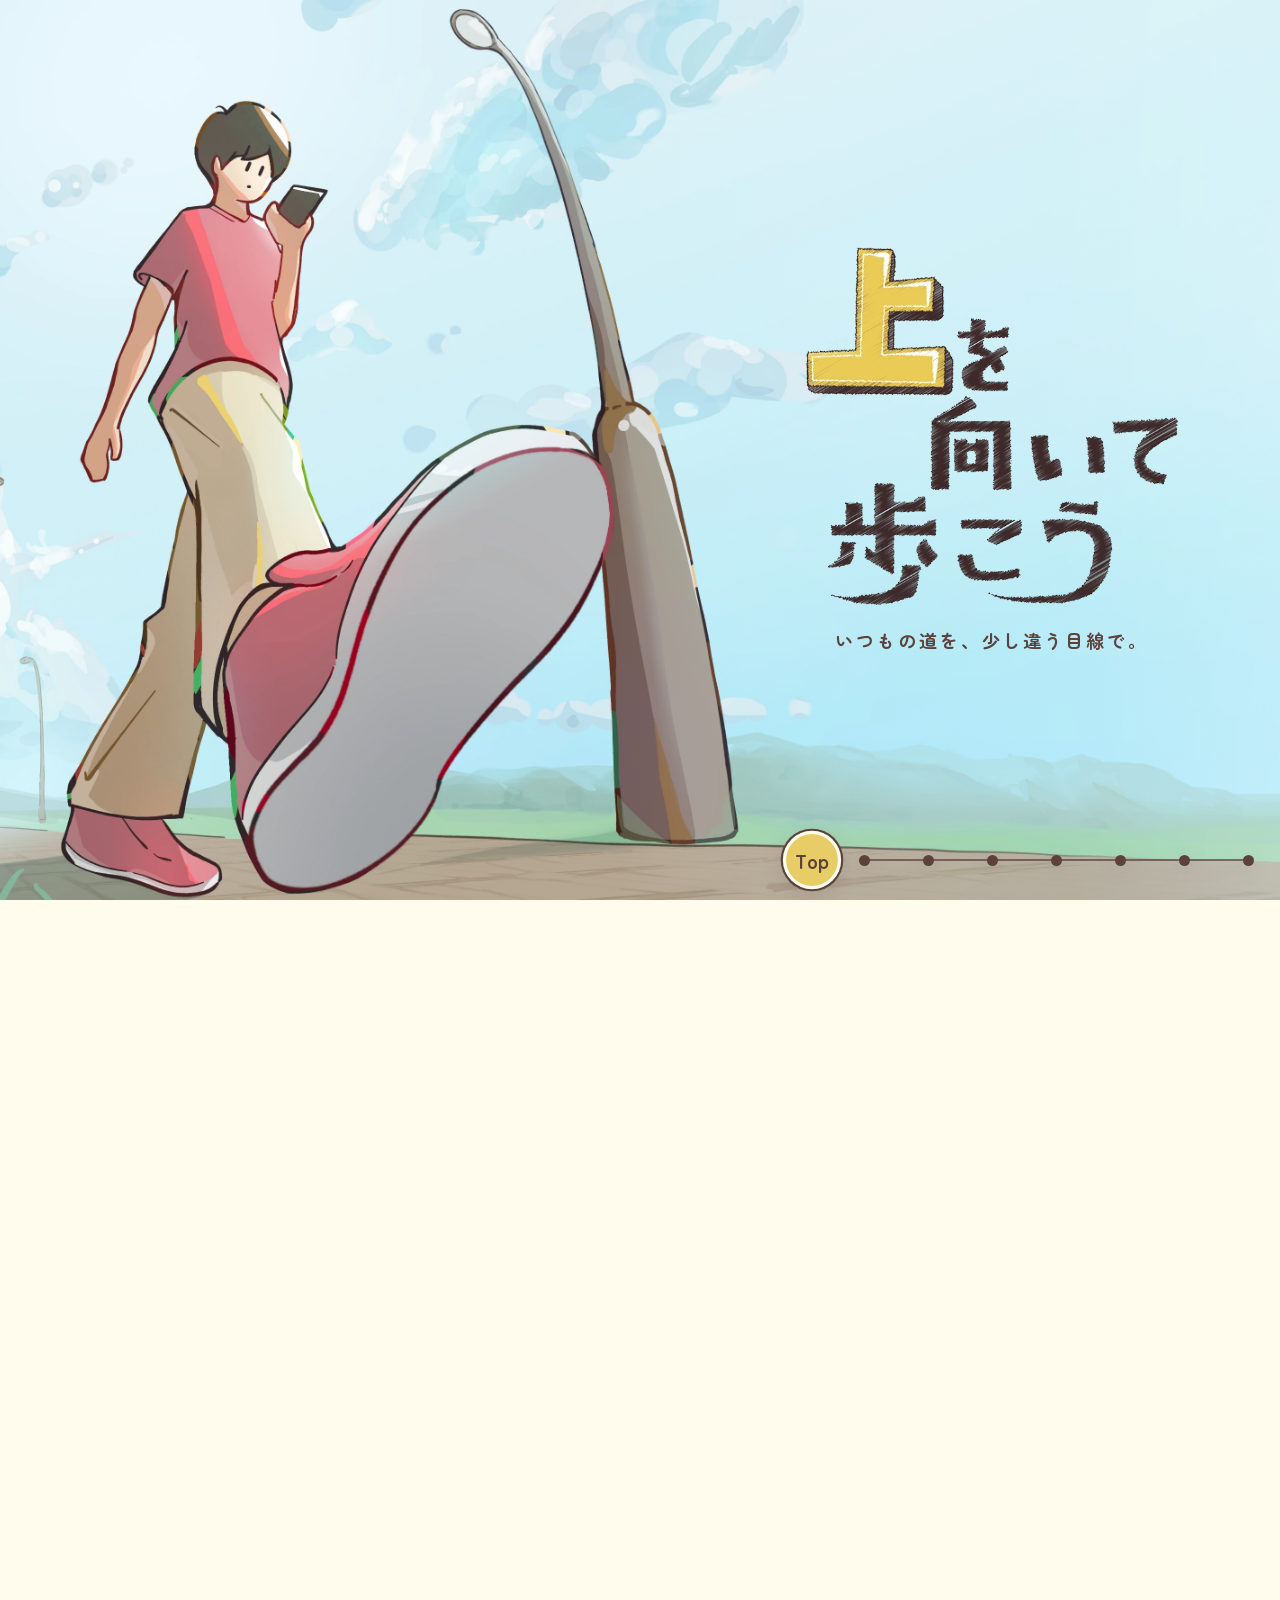
<file: docs/index.html>
<!doctype html>
<html lang="ja">
  <head>
    <meta charset="UTF-8" />
    <meta name="viewport" content="width=device-width, initial-scale=1" />
    <meta name="description" content="街灯を探しながら、少しだけ上を向いて歩く横スクロールサイト。" />
    <title>上を向いて歩こう</title>
    <link rel="icon" href="images/logo/icon-top.webp" />
    <link rel="preload" as="image" href="images/top/top_01.webp" fetchpriority="high" />
    <link rel="preload" as="image" href="images/top/top_02.webp" />
    <link rel="preload" as="image" href="images/top/building.webp" />
    <link rel="preconnect" href="https://fonts.googleapis.com" />
    <link rel="preconnect" href="https://fonts.gstatic.com" crossorigin />
    <link href="https://fonts.googleapis.com/css2?family=Zen+Kaku+Gothic+New:wght@500;700;900&family=Zen+Maru+Gothic:wght@500;700&display=swap" rel="stylesheet" />
    <link rel="stylesheet" href="styles.css" />
    <script src="script.js" defer></script>
  </head>
  <body id="page-top" class="is-preparing" aria-busy="true">
    <div class="page-loader" role="status" aria-live="polite">
      <div class="page-loader__canvas">
      <img
        class="page-loader__logo"
        src="images/logo/icon-top.webp"
        alt="上を向いて歩こう"
      />
      <div class="page-loader__status">
        <img
          class="page-loader__walker"
          src="images/walking/walking_front/walking_front_01.webp"
          alt=""
        />
        <span>読み込み中…</span>
      </div>
      </div>
    </div>
    <section class="opening" aria-labelledby="opening-title">
      <div class="opening__sticky">
        <img class="opening__image opening__image--initial" src="images/top/top_01.webp" alt="街灯のそばを歩きながらスマートフォンを見る人" />
        <img class="opening__image opening__image--later" src="images/top/top_02.webp" alt="" aria-hidden="true" />
        <div class="opening__copy">
          <img id="opening-title" src="images/logo/icon-top.webp" alt="上を向いて歩こう" />
          <p>いつもの道を、少し違う目線で。</p>
        </div>
      </div>
    </section>

    <main class="horizontal" aria-label="街灯をめぐる横スクロールコンテンツ">
      <div class="horizontal__sticky">
        <div class="horizontal__canvas">
      <img
        class="horizontal__connector"
        src="images/top/connecter.webp"
        alt=""
        aria-hidden="true"
      />

      <a class="walking-logo" href="#page-top" aria-label="トップ画面へ戻る">
        <img src="images/logo/icon-top.webp" alt="上を向いて歩こう" />
      </a>

          <div class="horizontal__panel">
        <div class="track" id="track">
          <section class="journey">
            <div class="sky"></div><div class="ground"></div>
            <div class="building-repeat" aria-hidden="true"></div>
            <img class="cloud cloud--1" src="images/top/cloud_01.webp" alt="" />
            <img class="cloud cloud--2" src="images/top/cloud_02.webp" alt="" />
            <img class="cloud cloud--3" src="images/top/cloud_03.webp" alt="" />
            <img class="cloud cloud--4" src="images/top/cloud_04.webp" alt="" />
            <img class="cloud cloud--5" src="images/top/cloud_02.webp" alt="" />
            <img class="cloud cloud--6" src="images/top/cloud_01.webp" alt="" />
            <img class="cloud cloud--7" src="images/top/cloud_04.webp" alt="" />
            <img class="cloud cloud--8" src="images/top/cloud_03.webp" alt="" />
            <img class="cloud cloud--9" src="images/top/cloud_01.webp" alt="" />
            <img class="cloud cloud--10" src="images/top/cloud_02.webp" alt="" />
            <img class="cloud cloud--11" src="images/top/cloud_04.webp" alt="" />
            <img class="cloud cloud--12" src="images/top/cloud_03.webp" alt="" />
            <img class="cloud cloud--13" src="images/top/cloud_02.webp" alt="" />
            <img class="cloud cloud--14" src="images/top/cloud_01.webp" alt="" />
            <img class="cloud cloud--15" src="images/top/cloud_03.webp" alt="" />
            <img class="cloud cloud--16" src="images/top/cloud_04.webp" alt="" />
            <img class="cloud cloud--17" src="images/top/cloud_01.webp" alt="" />

            <section class="scene scene--intro">
              <p>普段、スマホばかり見ながら歩いていませんか？<br />少しだけ視線を上げてみると、いつもの道にも意外な発見があります。<br />そのひとつが「街灯」。<br />よく見ると、丸いものや細長いもの、レトロなものなど、<br />一つひとつ違った表情をしています。<br />このサイトでは、そんな個性あふれる街灯たちを集めました。<br />今日は少しだけ、上を向いて歩いてみましょう！</p>
            </section>

            <div class="streetlight-stage streetlight-stage--1" aria-hidden="true">
              <img class="stage-shop stage-shop--1" src="images/streetlight/streetlight_01/shop_01.webp" alt="" />
              <img class="stage-shop stage-shop--2" src="images/streetlight/streetlight_01/shop_02.webp" alt="" />
              <img class="stage-sign stage-sign--1" src="images/streetlight/streetlight_01/sign_01.webp" alt="" />
              <img class="stage-sign stage-sign--2" src="images/streetlight/streetlight_01/sign_02.webp" alt="" />
              <img class="stage-sign stage-sign--3" src="images/streetlight/streetlight_01/sign_01.webp" alt="" />
              <img class="stage-sign stage-sign--4" src="images/streetlight/streetlight_01/sign_02.webp" alt="" />
              <img class="stage-cone stage-cone--1" src="images/streetlight/streetlight_01/colorcone_01.webp" alt="" />
              <img class="stage-cone stage-cone--2" src="images/streetlight/streetlight_01/colorcone_01.webp" alt="" />
            </div>

            <div class="streetlight-stage streetlight-stage--2" aria-hidden="true">
              <img class="stage-02-layer stage-02-building" src="images/streetlight/streetlight_02/building.webp" alt="" />
              <img class="stage-02-layer stage-02-redgate" src="images/streetlight/streetlight_02/redgate.webp" alt="" />
              <img class="stage-02-layer stage-02-tree-01" src="images/streetlight/streetlight_02/tree_01.webp" alt="" />
              <img class="stage-02-layer stage-02-tree-02" src="images/streetlight/streetlight_02/tree_02.webp" alt="" />
              <img class="stage-02-layer stage-02-pole" src="images/streetlight/streetlight_02/pole_01.webp" alt="" />
              <img class="stage-02-layer stage-02-clock" src="images/streetlight/streetlight_02/clock.webp" alt="" />
              <img class="stage-02-layer stage-02-cone" src="images/streetlight/streetlight_02/cone_01.webp" alt="" />
            </div>

            <div class="streetlight-stage streetlight-stage--3" aria-hidden="true">
              <img class="stage-03-layer stage-03-guardrail" src="images/streetlight/streetlight_03/guardrail.webp" alt="" />
              <img class="stage-03-layer stage-03-tree-01" src="images/streetlight/streetlight_03/tree_01.webp" alt="" />
              <img class="stage-03-layer stage-03-tree-02" src="images/streetlight/streetlight_03/tree_02.webp" alt="" />
              <img class="stage-03-layer stage-03-call" src="images/streetlight/streetlight_03/call.webp" alt="" />
            </div>

            <div class="streetlight-stage streetlight-stage--4" aria-hidden="true">
              <img class="stage-04-layer stage-04-torii" src="images/streetlight/streetlight_04/torii.webp" alt="" />
              <img class="stage-04-layer stage-04-tree" src="images/streetlight/streetlight_04/tree.webp" alt="" />
              <img class="stage-04-layer stage-04-bicycle-01" src="images/streetlight/streetlight_04/bicycle_01.webp" alt="" />
              <img class="stage-04-layer stage-04-bicycle-02" src="images/streetlight/streetlight_04/bicycle_02.webp" alt="" />
            </div>

            <div class="streetlight-stage streetlight-stage--5" aria-hidden="true">
              <img class="stage-05-layer stage-05-building-01" src="images/streetlight/streetlight_05/building_01.webp" alt="" />
              <img class="stage-05-layer stage-05-building-02" src="images/streetlight/streetlight_05/building_02.webp" alt="" />
              <img class="stage-05-layer stage-05-building-03" src="images/streetlight/streetlight_05/building_03.webp" alt="" />
              <img class="stage-05-layer stage-05-signboard" src="images/streetlight/streetlight_05/signboard.webp" alt="" />
              <img class="stage-05-layer stage-05-bicycle-01" src="images/streetlight/streetlight_05/bicycle_01.webp" alt="" />
              <img class="stage-05-layer stage-05-bicycle-02" src="images/streetlight/streetlight_05/bicycle_02.webp" alt="" />
            </div>

            <div class="streetlight-stage streetlight-stage--6" aria-hidden="true">
              <img class="stage-06-layer stage-06-tree" src="images/streetlight/streetlight_06/tree.webp" alt="" />
              <img class="stage-06-layer stage-06-guard-01" src="images/streetlight/streetlight_06/guard_01.webp" alt="" />
              <img class="stage-06-layer stage-06-guard-02" src="images/streetlight/streetlight_06/guard_02.webp" alt="" />
              <img class="stage-06-layer stage-06-guard-03" src="images/streetlight/streetlight_06/guard_03.webp" alt="" />
              <img class="stage-06-layer stage-06-signboard" src="images/streetlight/streetlight_06/signboard.webp" alt="" />
              <img class="stage-06-layer stage-06-mirror" src="images/streetlight/streetlight_06/mirror.webp" alt="" />
              <img class="stage-06-layer stage-06-box" src="images/streetlight/streetlight_06/box.webp" alt="" />
            </div>

            <div class="streetlight-stage streetlight-stage--7" aria-hidden="true">
              <img class="stage-07-layer stage-07-building" src="images/streetlight/streetlight_07/building.webp" alt="" />
              <img class="stage-07-layer stage-07-bush-01" src="images/streetlight/streetlight_07/bush_01.webp" alt="" />
              <img class="stage-07-layer stage-07-bush-02" src="images/streetlight/streetlight_07/bush_02.webp" alt="" />
              <img class="stage-07-layer stage-07-guard" src="images/streetlight/streetlight_07/guard_02.webp" alt="" />
              <img class="stage-07-layer stage-07-signboard-01" src="images/streetlight/streetlight_07/signboard_01.webp" alt="" />
              <img class="stage-07-layer stage-07-signboard-02" src="images/streetlight/streetlight_07/signboard_02.webp" alt="" />
              <img class="stage-07-layer stage-07-signboard-03" src="images/streetlight/streetlight_07/signboard_03.webp" alt="" />
              <img class="stage-07-layer stage-07-signboard-04" src="images/streetlight/streetlight_07/signboard_04.webp" alt="" />
              <img class="stage-07-layer stage-07-cone" src="images/streetlight/streetlight_07/sankakukone.webp" alt="" />
            </div>

            <section class="scene scene--finish">
              <p>ここまでご覧いただき、ありがとうございました。<br />街灯には、それぞれ違った形や雰囲気があり、<br />街の景色をさりげなく彩っています。</p>
              <p>このサイトをきっかけに、歩くときに少しだけ<br />上を向く習慣が生まれたら嬉しいです。</p>
              <p>いつもの道にも、まだ知らない発見が<br />待っているかもしれません。</p>
            </section>

            <div class="finish-credit">
              <img src="images/logo/icon-white.webp" alt="上を向いて歩こう" />
              <small>©︎2026 group-i</small>
            </div>
          </section>
        </div>

        <a class="lamp lamp--1" href="detail/detail.html?id=01" aria-label="街灯1の詳細を見る">
          <img class="lamp__image lamp__image--off" src="images/streetlight/streetlight_01/streetlight_01.webp" alt="" />
          <img class="lamp__image lamp__image--on" src="images/streetlight/streetlight_01/streetlight_glow_01.webp" alt="" />
          <span class="lamp__callout" aria-hidden="true">
            <img class="lamp__callout-image" src="images/logo/logo-callout_01.webp" alt="" />
          </span>
        </a>

        <a class="lamp lamp--2" href="detail/detail.html?id=02" data-focus-x="0.29" aria-label="街灯2の詳細を見る">
          <img class="lamp__image lamp__image--off" src="images/streetlight/streetlight_02/streetlight_02.webp" alt="" />
          <img class="lamp__image lamp__image--on" src="images/streetlight/streetlight_02/streetlight_glow_02.webp" alt="" />
          <span class="lamp__callout" aria-hidden="true">
            <img class="lamp__callout-image" src="images/logo/logo-callout_02.webp" alt="" />
          </span>
        </a>

        <a class="lamp lamp--3" href="detail/detail.html?id=03" data-focus-x="0.33" aria-label="街灯3の詳細を見る">
          <img class="lamp__image lamp__image--off" src="images/streetlight/streetlight_03/streetlight_03.webp" alt="" />
          <img class="lamp__image lamp__image--on" src="images/streetlight/streetlight_03/streetlight_glow_03.webp" alt="" />
          <span class="lamp__callout" aria-hidden="true">
            <img class="lamp__callout-image" src="images/logo/logo-callout_03.webp" alt="" />
          </span>
        </a>

        <a class="lamp lamp--4" href="detail/detail.html?id=04" data-focus-x="0.56" aria-label="街灯4の詳細を見る">
          <img class="lamp__image lamp__image--off" src="images/streetlight/streetlight_04/streetlight_04.webp" alt="" />
          <img class="lamp__image lamp__image--on" src="images/streetlight/streetlight_04/streetlight_glow_04.webp" alt="" />
          <span class="lamp__callout" aria-hidden="true">
            <img class="lamp__callout-image" src="images/logo/logo-callout_04.webp" alt="" />
          </span>
        </a>

        <a class="lamp lamp--5" href="detail/detail.html?id=05" data-focus-x="0.56" aria-label="街灯5の詳細を見る">
          <img class="lamp__image lamp__image--off" src="images/streetlight/streetlight_05/streetlight_05.webp" alt="" />
          <img class="lamp__image lamp__image--on" src="images/streetlight/streetlight_05/streetlight_glow_05.webp" alt="" />
          <span class="lamp__callout" aria-hidden="true">
            <img class="lamp__callout-image" src="images/logo/logo-callout_05.webp" alt="" />
          </span>
        </a>

        <a class="lamp lamp--6" href="detail/detail.html?id=06" data-focus-x="0.56" aria-label="街灯6の詳細を見る">
          <img class="lamp__image lamp__image--off" src="images/streetlight/streetlight_06/streetlight_06.webp" alt="" />
          <img class="lamp__image lamp__image--on" src="images/streetlight/streetlight_06/streetlight_glow_06.webp" alt="" />
          <span class="lamp__callout" aria-hidden="true">
            <img class="lamp__callout-image" src="images/logo/logo-callout_06.webp" alt="" />
          </span>
        </a>

        <a class="lamp lamp--7" href="detail/detail.html?id=07" data-focus-x="0.56" aria-label="街灯7の詳細を見る">
          <img class="lamp__image lamp__image--off" src="images/streetlight/streetlight_07/streetlight_07.webp" alt="" />
          <img class="lamp__image lamp__image--on" src="images/streetlight/streetlight_07/streetlight_glow_07.webp" alt="" />
          <span class="lamp__callout" aria-hidden="true">
            <img class="lamp__callout-image" src="images/logo/logo-callout_07.webp" alt="" />
          </span>
        </a>

        <div class="walker" id="walker" aria-hidden="true">
          <img class="walker__pose walker__pose--phone is-active" src="images/walking/walking_phone/walking_phone_01.webp" alt="" />
          <img class="walker__pose walker__pose--phone" src="images/walking/walking_phone/walking_phone_02.webp" alt="" />
          <img class="walker__pose walker__pose--phone" src="images/walking/walking_phone/walking_phone_03.webp" alt="" />
          <img class="walker__pose walker__pose--phone" src="images/walking/walking_phone/walking_phone_04.webp" alt="" />
          <img class="walker__pose walker__pose--front" src="images/walking/walking_front/walking_front_01.webp" alt="" />
          <img class="walker__pose walker__pose--front" src="images/walking/walking_front/walking_front_02.webp" alt="" />
          <img class="walker__pose walker__pose--front" src="images/walking/walking_front/walking_front_03.webp" alt="" />
          <img class="walker__pose walker__pose--front" src="images/walking/walking_front/walking_front_04.webp" alt="" />
          <img class="walker__pose walker__pose--up" src="images/walking/walking_up/walking_up_01.webp" alt="" />
          <img class="walker__pose walker__pose--up" src="images/walking/walking_up/walking_up_02.webp" alt="" />
          <img class="walker__pose walker__pose--up" src="images/walking/walking_up/walking_up_03.webp" alt="" />
          <img class="walker__pose walker__pose--up" src="images/walking/walking_up/walking_up_04.webp" alt="" />
        </div>
          </div>

          <nav class="corner-nav" aria-label="ページ内ナビゲーション">
            <button class="corner-nav__top is-active" type="button" id="topButton" aria-current="location">Top</button>
            <span class="corner-nav__line">
              <button class="corner-nav__dot" type="button" data-lamp-index="1" aria-label="街灯1へ移動"></button>
              <button class="corner-nav__dot" type="button" data-lamp-index="2" aria-label="街灯2へ移動"></button>
              <button class="corner-nav__dot" type="button" data-lamp-index="3" aria-label="街灯3へ移動"></button>
              <button class="corner-nav__dot" type="button" data-lamp-index="4" aria-label="街灯4へ移動"></button>
              <button class="corner-nav__dot" type="button" data-lamp-index="5" aria-label="街灯5へ移動"></button>
              <button class="corner-nav__dot" type="button" data-lamp-index="6" aria-label="街灯6へ移動"></button>
              <button class="corner-nav__dot" type="button" data-lamp-index="7" aria-label="街灯7へ移動"></button>
            </span>
          </nav>
        </div>
      </div>
    </main>
  </body>
</html>
</file>
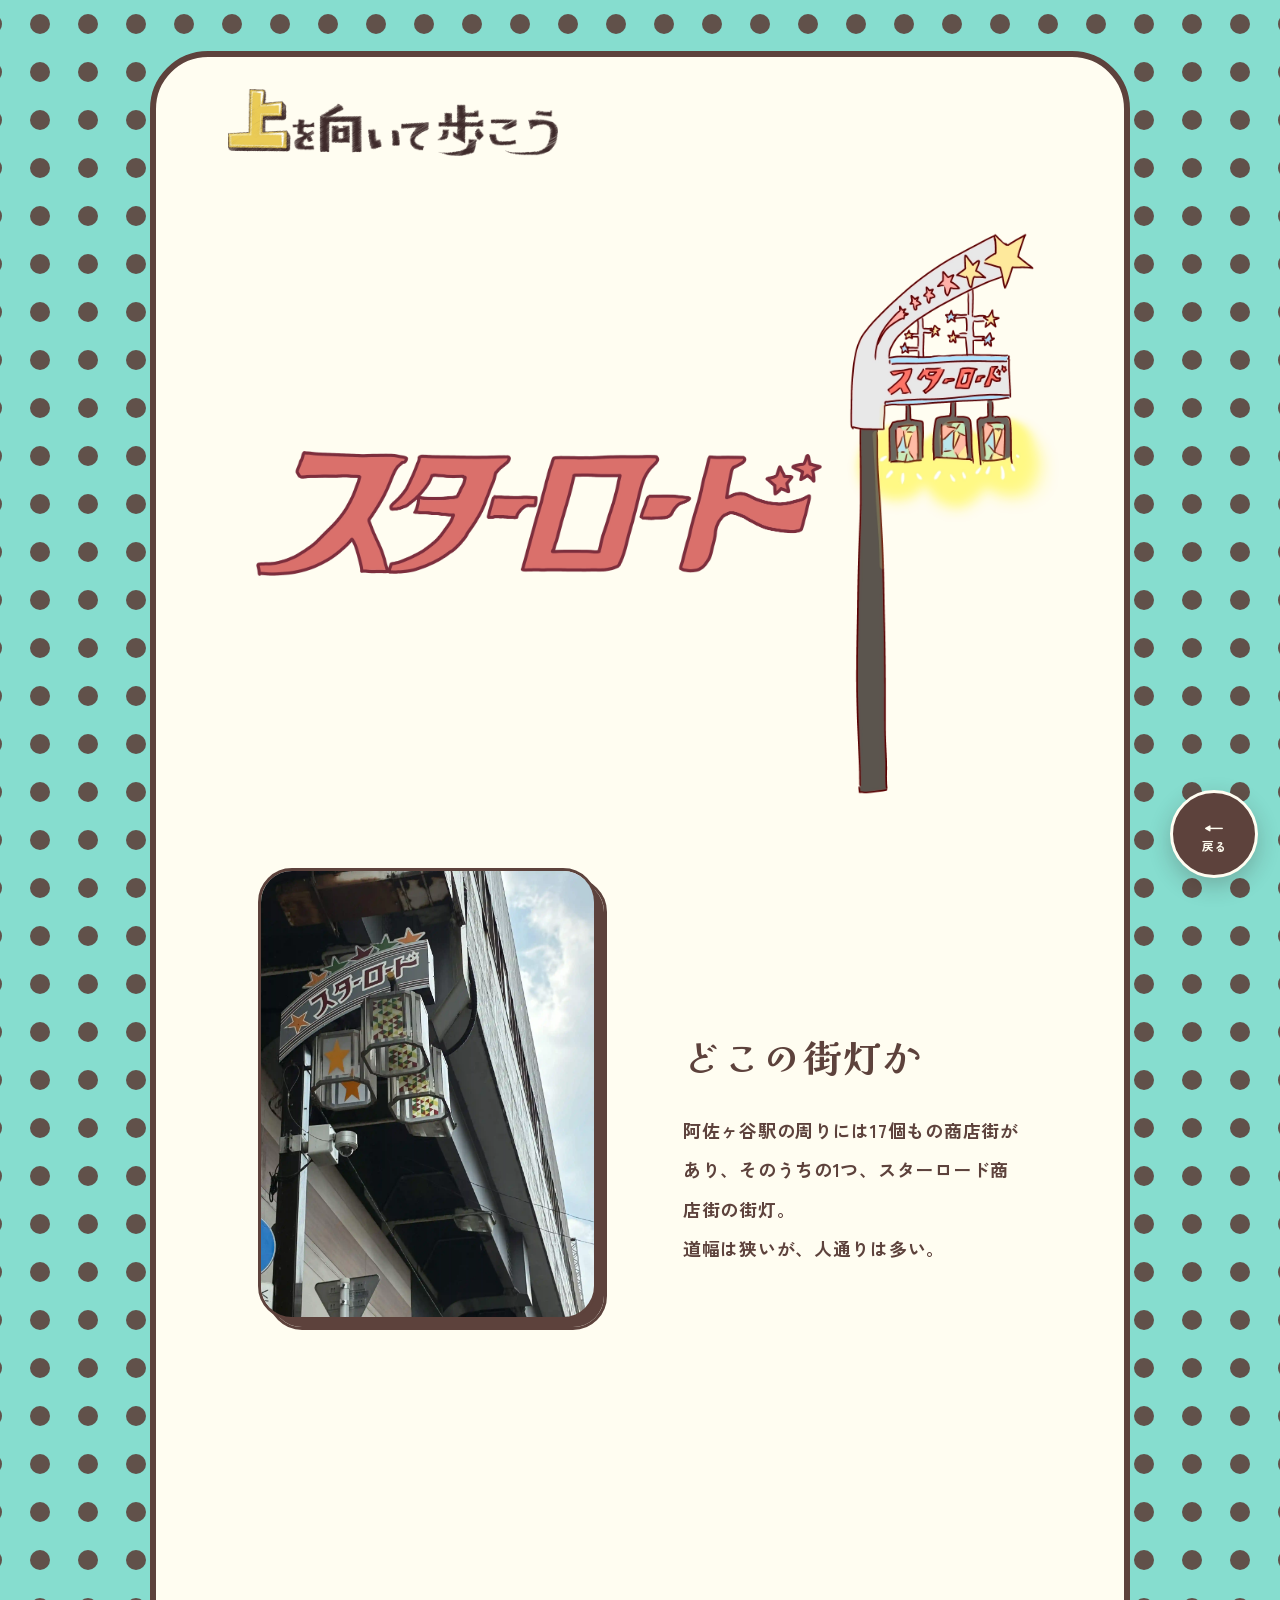
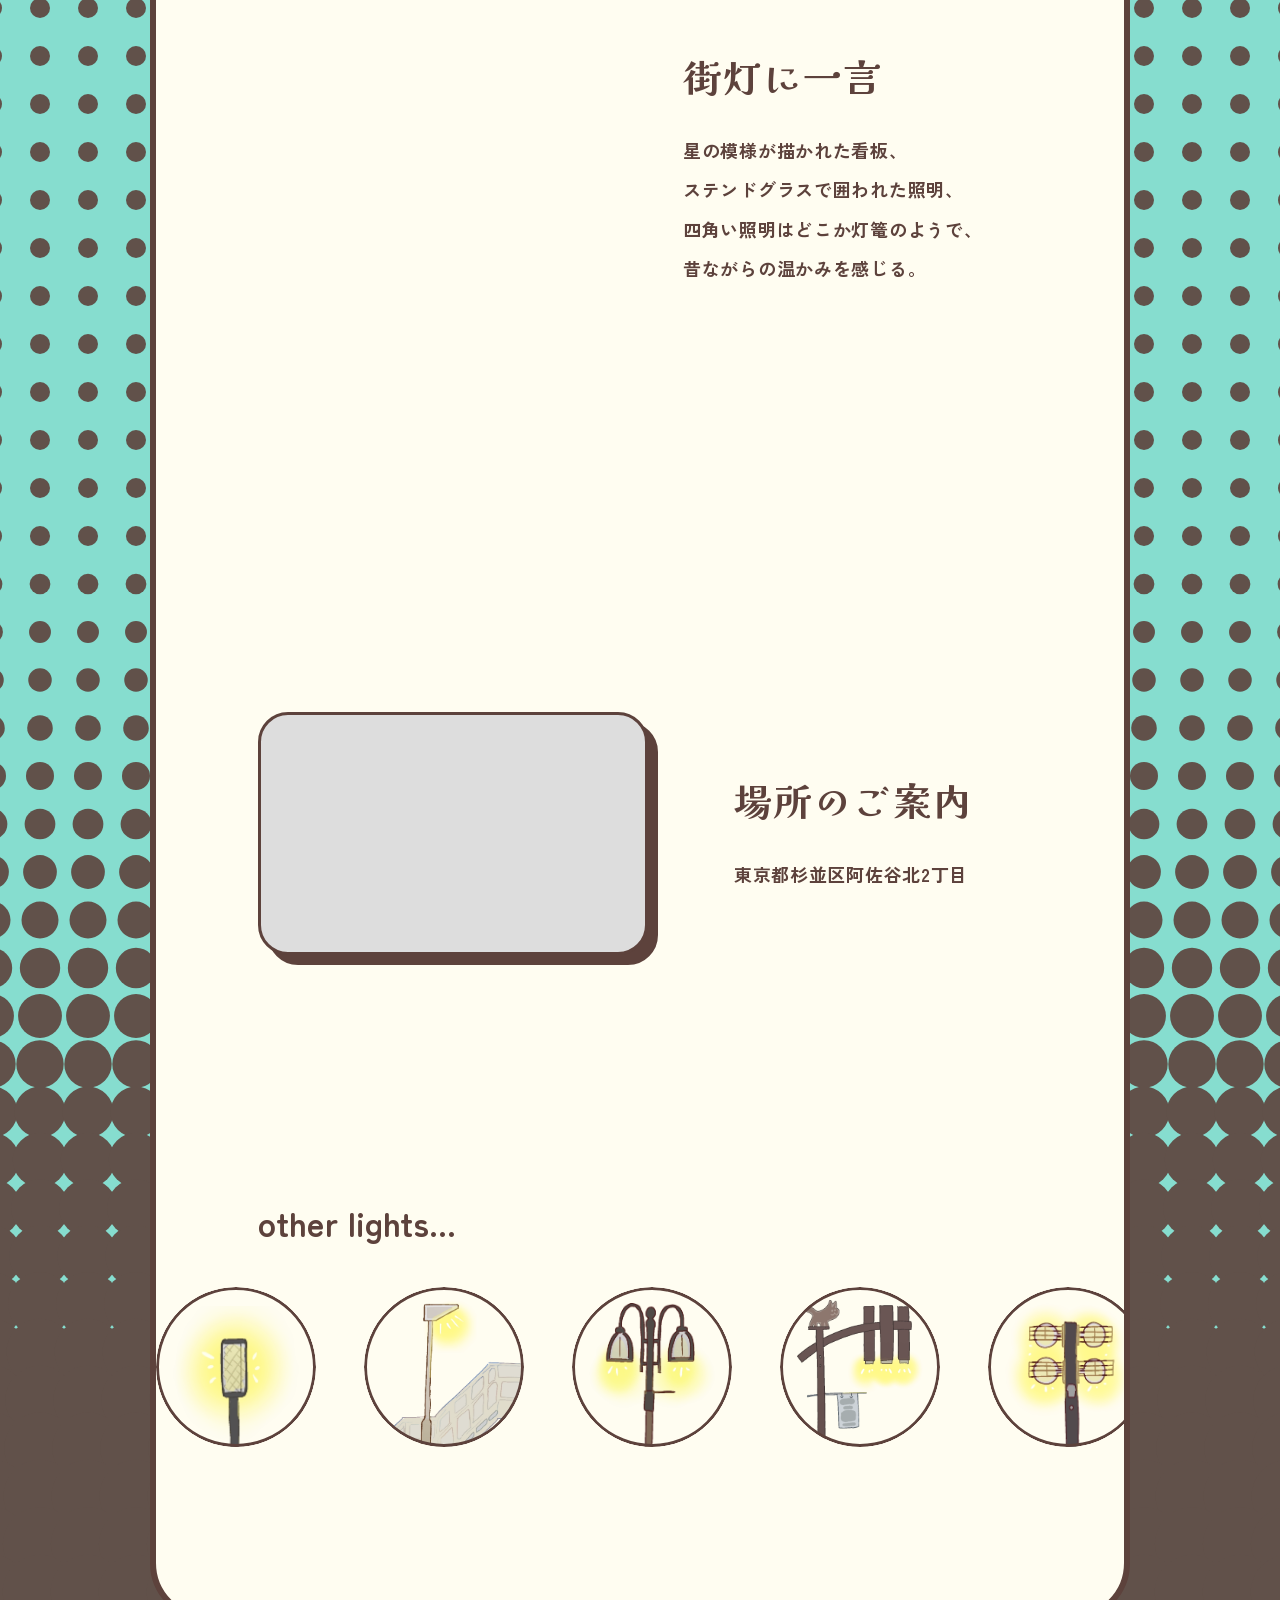
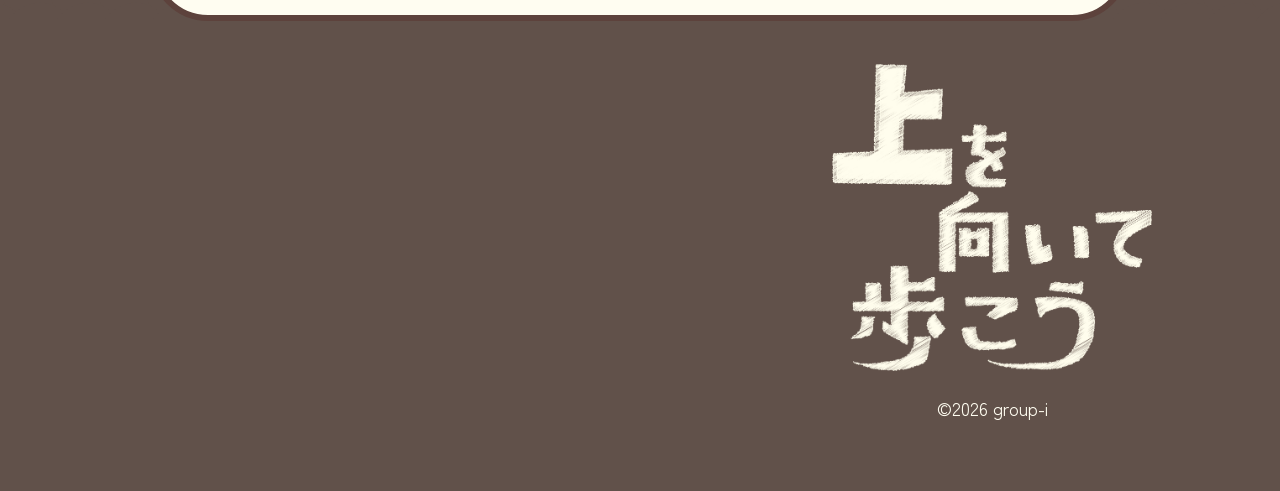
<file: docs/detail/detail.html>
<!doctype html>
<html lang="ja">
  <head>
    <meta charset="UTF-8" />
    <meta name="viewport" content="width=device-width, initial-scale=1" />
    <meta name="description" content="街灯の詳細ページです。" />
    <title>街灯 | 上を向いて歩こう</title>
    <link rel="icon" href="../images/logo/icon-top.webp" />
    <link rel="preconnect" href="https://fonts.googleapis.com" />
    <link rel="preconnect" href="https://fonts.gstatic.com" crossorigin />
    <link href="https://fonts.googleapis.com/css2?family=Zen+Kaku+Gothic+New:wght@500;700;900&amp;family=Zen+Maru+Gothic:wght@500;700;900&amp;display=swap" rel="stylesheet" />
    <link rel="stylesheet" href="./streetlight.css" />
    <script src="./streetlight-data.js" defer></script>
    <script src="./streetlight.js" defer></script>
  </head>
  <body id="detail-top" class="detail-is-loading" aria-busy="true">
    <section class="dot-field">
      <canvas class="halftone" aria-hidden="true"></canvas>
      <main class="detail-card">
        <header class="detail-header">
          <a class="detail-header__home" href="../index.html" aria-label="トップページへ戻る">
            <img src="../images/logo/icon-yoko.webp" alt="上を向いて歩こう" />
          </a>
        </header>

        <section class="detail-hero" aria-labelledby="streetlight-name">
          <h1 id="streetlight-name"><img id="detail-logo" alt="" /></h1>
          <div class="detail-hero__lamp"><img id="detail-lamp" alt="" /></div>
        </section>

        <div class="detail-content">
          <div class="story-sticky">
            <figure class="street-photo"><img id="detail-photo" alt="" /></figure>
            <div class="story-sticky__copy">
              <section class="story story--where" aria-labelledby="where-title">
                <div class="story__text">
                  <h2 id="where-title">どこの街灯か</h2>
                  <p id="detail-where"></p>
                </div>
              </section>
              <section class="story story--comment" aria-labelledby="comment-title">
                <div class="story__text">
                  <h2 id="comment-title">街灯に一言</h2>
                  <p id="detail-comment"></p>
                </div>
              </section>
            </div>
          </div>

          <section class="location" aria-labelledby="location-title">
            <div class="map-frame" id="detail-map">
              <iframe loading="lazy" referrerpolicy="no-referrer-when-downgrade" allowfullscreen></iframe>
            </div>
            <div class="location__text">
              <h2 id="location-title">場所のご案内</h2>
              <address id="detail-address"></address>
            </div>
          </section>

          <nav class="other-lights" aria-label="ほかの街灯を見る">
            <p>other lights...</p>
            <div class="other-lights__viewport"><div class="other-lights__track"></div></div>
          </nav>
        </div>
      </main>
    </section>

    <footer class="detail-bottom">
      <div class="detail-bottom__credit">
        <a class="detail-bottom__home" href="../index.html" aria-label="トップページへ戻る">
          <img src="../images/logo/icon-white.webp" alt="上を向いて歩こう" />
        </a>
        <small>©︎2026 group-i</small>
      </div>
    </footer>

    <a class="street-return" href="../index.html" aria-label="トップページの街灯の場所へ戻る">
      <span aria-hidden="true">←</span><span>戻る</span>
    </a>
  </body>
</html>
</file>
<file: docs/styles.css>
:root {
  --sky: #88e4df;
  --ground: #fffcee;
  --ink: #5d423c;
  --accent: #e8cd66;
  --letterbox: #fffcee;
  --canvas-scale: 1;
  --canvas-width: 1440px;
  --panel-x: 1890px;
  --track-x: 0px;
  --walker-bob: 0px;
}

* {
  box-sizing: border-box;
}

html {
  background: var(--letterbox);
  scroll-behavior: auto;
}

body {
  margin: 0;
  color: var(--ink);
  font-family: "Zen Kaku Gothic New", sans-serif;
  overscroll-behavior: none;
}

body.is-preparing {
  overflow: hidden;
}

img {
  display: block;
}

.page-loader {
  position: fixed;
  z-index: 5000;
  inset: 0;
  color: var(--ink);
  overflow: hidden;
  background: var(--letterbox);
  transition:
    opacity 0.35s ease,
    visibility 0.35s ease;
}

.page-loader__canvas,
.opening__sticky,
.horizontal__canvas {
  position: absolute;
  top: 50%;
  left: 50%;
  width: var(--canvas-width);
  height: 900px;
  transform: translate(-50%, -50%) scale(var(--canvas-scale));
  transform-origin: center;
}

.page-loader__canvas {
  overflow: hidden;
  color: var(--ink);
  background: var(--sky);
  container-type: size;
}

.page-loader__logo {
  position: absolute;
  top: 24px;
  left: 28px;
  width: clamp(120px, 19.2cqh, 190px);
  height: auto;
}

.page-loader__status {
  position: absolute;
  right: clamp(30px, 6.4cqh, 72px);
  bottom: 0;
  display: flex;
  align-items: flex-end;
  gap: clamp(16px, 3.2cqh, 30px);
  font-size: clamp(18px, 3.2cqh, 28px);
  font-weight: 900;
  letter-spacing: 0.05em;
}

.page-loader__walker {
  width: auto;
  height: clamp(130px, 23cqh, 210px);
  object-fit: contain;
  object-position: center bottom;
  animation: loader-walk 0.8s ease-in-out infinite alternate;
}

.page-loader__status span {
  padding-bottom: clamp(30px, 6cqh, 58px);
  white-space: nowrap;
}

@keyframes loader-walk {
  from {
    transform: translateY(0);
  }

  to {
    transform: translateY(-5px);
  }
}

body:not(.is-preparing) .page-loader {
  visibility: hidden;
  opacity: 0;
}

body.is-preparing .corner-nav {
  visibility: hidden;
  pointer-events: none;
}

/* ------------------------------
   トップ画面
------------------------------ */

.opening {
  position: fixed;
  z-index: 1;
  inset: 0;
  height: 100vh;
  overflow: hidden;
  background: var(--letterbox);
}

.opening__sticky {
  min-height: 0;
  overflow: hidden;
  background: #dff4f8;
  container-type: size;
}

.opening__image {
  position: absolute;
  top: 0;
  left: 0;
  width: 100%;
  height: 100%;
  max-width: none;
  object-fit: cover;
  object-position: center center;
  transform: none;
  transition: opacity 0.8s ease;
}

.opening__image--initial {
  opacity: 1;
}

.opening__image--later {
  opacity: 0;
}

.opening.is-later-image .opening__image--initial {
  opacity: 0;
}

.opening.is-later-image .opening__image--later {
  opacity: 1;
}

.opening__sticky::after {
  position: absolute;
  inset: 0;
  background: linear-gradient(
    90deg,
    transparent 48%,
    rgba(222, 246, 249, 0.12) 65%,
    rgba(222, 246, 249, 0.3)
  );
  content: "";
  pointer-events: none;
}

.opening__copy {
  position: absolute;
  z-index: 2;
  top: 50%;
  right: clamp(34px, 11.2cqh, 120px);
  width: min(41.6cqh, 390px);
  text-align: center;
  transform: translateY(-50%);
}

.opening__copy p {
  margin: 1.2em 0 0;
  font-family: "Zen Maru Gothic", sans-serif;
  font-size: clamp(14px, 2cqh, 19px);
  font-weight: 700;
  letter-spacing: 0.16em;
}

.opening__copy img {
  width: 100%;
  mix-blend-mode: multiply;
}

/* ------------------------------
   右から現れる横スクロール画面
------------------------------ */

.horizontal {
  position: relative;
  z-index: 10;
  height: 900vh;
}

.horizontal__sticky {
  position: sticky;
  top: 0;
  height: 100vh;
  min-height: 0;
  overflow: hidden;
  background: transparent;
}

.horizontal__canvas {
  overflow: visible;
  container-type: size;
}

.horizontal__panel {
  position: absolute;
  inset: 0;
  overflow: hidden;
  background: var(--sky);
  box-shadow: -14px 0 40px rgba(93, 66, 60, 0.14);
  transform: translate3d(var(--panel-x), 0, 0);
  will-change: transform;
}

.horizontal__connector {
  position: absolute;
  z-index: 70;
  top: -15cqh;
  left: 0;
  width: auto;
  height: 130cqh;
  pointer-events: none;
  object-fit: contain;
  object-position: left center;
  transform: translate3d(
    calc(var(--panel-x) + var(--track-x) - 34cqh),
    0,
    0
  );
  will-change: transform;
}

.walking-logo {
  position: absolute;
  z-index: 80;
  top: 24px;
  left: calc(28px + 16cqh);
  width: clamp(120px, 19.2cqh, 190px);
  border-radius: 4px;
  transform: translate3d(
    calc(
      var(--panel-x) +
      clamp(-16cqh, var(--track-x), 0px)
    ),
    0,
    0
  );
  transition: opacity 180ms ease;
  will-change: transform;
}

.walking-logo:hover {
  opacity: 0.72;
}

.walking-logo:focus-visible {
  outline: 3px solid var(--ground);
  outline-offset: 5px;
}

.walking-logo img {
  width: 100%;
  height: auto;
}

.track {
  position: absolute;
  inset: 0 auto 0 0;
  width: max-content;
  transform: translate3d(var(--track-x), 0, 0);
  will-change: transform;
}

.journey {
  position: relative;
  width: 2010cqh;
  min-width: 16200px;
  height: 100cqh;
  min-height: 560px;
  overflow: hidden;
}

.sky,
.ground {
  position: absolute;
  inset-inline: 0;
}

.sky {
  top: 0;
  height: 80%;
  background: var(--sky);
}

.ground {
  bottom: 0;
  height: 20%;
  background: var(--ground);
}

.building-repeat {
  position: absolute;
  z-index: 1;
  right: 200cqh;
  bottom: 20cqh;
  left: calc(297cqh - 42px);
  height: 20cqh;
  pointer-events: none;
  background-image: url("images/top/building.webp");
  background-repeat: repeat-x;
  background-position: left bottom;
  background-size: 160cqh auto;
}

/* ------------------------------
   雲
------------------------------ */

.cloud {
  position: absolute;
  z-index: 1;
  width: 23cqh;
  height: auto;
  object-fit: contain;
}

.cloud--1 {
  top: 17cqh;
  left: 15cqh;
}

.cloud--2 {
  top: 9cqh;
  left: 122cqh;
  transform: scale(0.72);
}

.cloud--3 {
  top: 18cqh;
  left: 258cqh;
  transform: scale(0.66);
}

.cloud--4 {
  top: 11cqh;
  left: 394cqh;
  transform: scale(0.76);
}

.cloud--5 {
  top: 15cqh;
  left: 462cqh;
  transform: scale(0.64);
}

.cloud--6 {
  top: 10cqh;
  left: 525cqh;
  transform: scale(0.82);
}

.cloud--7 {
  top: 17cqh;
  left: 650cqh;
  transform: scale(0.7);
}

.cloud--8 {
  top: 9cqh;
  left: 770cqh;
  transform: scale(0.84);
}

.cloud--9 {
  top: 16cqh;
  left: 900cqh;
  transform: scale(0.68);
}

.cloud--10 {
  top: 10cqh;
  left: 1050cqh;
  transform: scale(0.8);
}

.cloud--11 {
  top: 17cqh;
  left: 1165cqh;
  transform: scale(0.68);
}

.cloud--12 {
  top: 9cqh;
  left: 1280cqh;
  transform: scale(0.82);
}

.cloud--13 {
  top: 16cqh;
  left: 1390cqh;
  transform: scale(0.72);
}

.cloud--14 {
  top: 10cqh;
  left: 1510cqh;
  transform: scale(0.8);
}

.cloud--15 {
  top: 17cqh;
  left: 1635cqh;
  transform: scale(0.68);
}

.cloud--16 {
  top: 9cqh;
  left: 1760cqh;
  transform: scale(0.84);
}

.cloud--17 {
  top: 16cqh;
  left: 1885cqh;
  transform: scale(0.7);
}

/* ------------------------------
   テキスト
------------------------------ */

.scene {
  position: absolute;
  z-index: 30;
}

.scene--intro {
  top: 30cqh;
  left: 102.4cqh;
  width: 64cqh;
  font-size: clamp(13px, 1.9cqh, 20px);
  font-weight: 900;
  line-height: 2;
}

.scene--intro p + p,
.scene--finish p + p {
  margin-top: 1.35em;
}

.scene--finish {
  top: 31cqh;
  left: 1900cqh;
  width: 53cqh;
  font-size: clamp(13px, 1.9cqh, 20px);
  font-weight: 900;
  line-height: 2;
}

.finish-credit {
  position: absolute;
  z-index: 30;
  right: 3cqh;
  bottom: calc(20cqh + 8px);
  display: flex;
  align-items: flex-end;
  gap: 8px;
  color: var(--ground);
}

.finish-credit img {
  width: clamp(54px, 7cqh, 76px);
  height: auto;
}

.finish-credit small {
  padding-bottom: 2px;
  font-size: clamp(10px, 1.25cqh, 13px);
  font-weight: 500;
  white-space: nowrap;
}

/* ------------------------------
   1個目の街灯まわり
------------------------------ */

.streetlight-stage {
  position: absolute;
  z-index: 12;
  bottom: 18cqh;
  left: 287cqh;
  width: 118cqh;
  height: 66cqh;
  pointer-events: none;
}

.streetlight-stage img {
  position: absolute;
  bottom: 0;
  width: auto;
  object-fit: contain;
}

.stage-shop {
  z-index: 2;
  height: 53cqh;
}

.stage-shop--1 {
  left: 27cqh;
}

.stage-shop--2 {
  left: 55cqh;
  height: 55cqh;
}

.stage-sign {
  z-index: 3;
  height: 37cqh;
}

.stage-sign--1 {
  left: calc(10cqh - 24px);
}

.stage-sign--2 {
  left: calc(20cqh - 24px);
  height: 41cqh;
}

.stage-sign--3 {
  right: 13cqh;
}

.stage-sign--4 {
  right: 2cqh;
  height: 40cqh;
}

.stage-cone {
  z-index: 4;
  height: 8cqh;
}

.stage-cone--1 {
  left: 23cqh;
}

.stage-cone--2 {
  right: 22cqh;
}

/* ------------------------------
   2個目の街灯まわり
------------------------------ */

.streetlight-stage--2 {
  bottom: 45px;
  left: calc(410cqh + 240px);
  width: 200cqh;
  height: 100cqh;
}

.streetlight-stage--2 .stage-02-layer {
  right: auto;
  bottom: auto;
  object-fit: contain;
}

.stage-02-building {
  z-index: 1;
  top: 41.25cqh;
  left: 23cqh;
  width: 62.375cqh;
  height: 45.75cqh;
}

.stage-02-redgate {
  z-index: 2;
  top: 29.5625cqh;
  left: 132.9375cqh;
  width: 49.875cqh;
  height: 60.25cqh;
}

.stage-02-tree-01,
.stage-02-tree-02 {
  z-index: 3;
}

.stage-02-tree-01 {
  top: 43.5625cqh;
  left: 85.875cqh;
  width: 20.9375cqh;
  height: 44.5cqh;
}

.stage-02-tree-02 {
  top: 44.5625cqh;
  left: 6.9375cqh;
  width: 24.75cqh;
  height: 43.625cqh;
}

.stage-02-pole {
  z-index: 4;
  top: 73.3125cqh;
  left: 192.3125cqh;
  width: 5.8125cqh;
  height: 15.75cqh;
}

.stage-02-clock {
  z-index: 5;
  top: 37.8125cqh;
  left: 112cqh;
  width: 9.6875cqh;
  height: 52.0625cqh;
}

.stage-02-cone {
  z-index: 6;
  top: 74.75cqh;
  left: 181.75cqh;
  width: 9.25cqh;
  height: 13.3125cqh;
}

/* ------------------------------
   3個目の街灯まわり
------------------------------ */

.streetlight-stage--3 {
  bottom: 45px;
  left: calc(610cqh + 480px);
  width: 200cqh;
  height: 100cqh;
}

.streetlight-stage--3 .stage-03-layer {
  top: var(--layer-top);
  right: auto;
  bottom: auto;
  left: var(--layer-left);
  width: var(--layer-width);
  height: var(--layer-height);
  object-fit: contain;
}

.stage-03-guardrail {
  --layer-top: 73.75cqh;
  --layer-left: 29.9375cqh;
  --layer-width: 38.9375cqh;
  --layer-height: 15.125cqh;
  z-index: 1;
}

.stage-03-tree-01,
.stage-03-tree-02 {
  z-index: 2;
}

.stage-03-tree-01 {
  --layer-top: 24.75cqh;
  --layer-left: 7.3125cqh;
  --layer-width: 21.25cqh;
  --layer-height: 66.0625cqh;
}

.stage-03-tree-02 {
  --layer-top: 22.875cqh;
  --layer-left: 140.8125cqh;
  --layer-width: 32.4375cqh;
  --layer-height: 66.5cqh;
}

.stage-03-call {
  --layer-top: 60.3125cqh;
  --layer-left: 114.0625cqh;
  --layer-width: 12.8125cqh;
  --layer-height: 28.6875cqh;
  z-index: 3;
}

/* ------------------------------
   4・5個目の街灯まわり
------------------------------ */

.streetlight-stage--4,
.streetlight-stage--5 {
  bottom: 45px;
  width: 200cqh;
  height: 100cqh;
}

.streetlight-stage--4 {
  left: calc(810cqh + 720px);
}

.streetlight-stage--5 {
  left: calc(1010cqh + 960px);
}

.streetlight-stage--4 .stage-04-layer,
.streetlight-stage--5 .stage-05-layer,
.streetlight-stage--6 .stage-06-layer,
.streetlight-stage--7 .stage-07-layer {
  top: var(--layer-top);
  right: auto;
  bottom: auto;
  left: var(--layer-left);
  width: var(--layer-width);
  height: var(--layer-height);
  object-fit: contain;
}

.stage-04-torii {
  --layer-top: 36.8125cqh;
  --layer-left: 53.4375cqh;
  --layer-width: 60.6875cqh;
  --layer-height: 51.9375cqh;
  z-index: 1;
}

.stage-04-tree {
  --layer-top: 25.125cqh;
  --layer-left: 122.125cqh;
  --layer-width: 38.6875cqh;
  --layer-height: 64.9375cqh;
  z-index: 2;
}

.stage-04-bicycle-01 {
  --layer-top: 71.4375cqh;
  --layer-left: 148.9375cqh;
  --layer-width: 25.5cqh;
  --layer-height: 18.1875cqh;
  z-index: 3;
}

.stage-04-bicycle-02 {
  --layer-top: 70.5cqh;
  --layer-left: 22.1875cqh;
  --layer-width: 25.5cqh;
  --layer-height: 18.1875cqh;
  z-index: 4;
}

.stage-05-building-01 {
  --layer-top: 25.9375cqh;
  --layer-left: 130.9375cqh;
  --layer-width: 48.5cqh;
  --layer-height: 63.5625cqh;
  z-index: 1;
}

.streetlight-stage--5 .stage-05-building-01 {
  object-fit: contain;
}

.stage-05-building-02 {
  --layer-top: 24.5625cqh;
  --layer-left: 43cqh;
  --layer-width: 62.875cqh;
  --layer-height: 63.125cqh;
  z-index: 2;
}

.stage-05-building-03 {
  --layer-top: 24.375cqh;
  --layer-left: 10.9375cqh;
  --layer-width: 29.1875cqh;
  --layer-height: 64.625cqh;
  z-index: 3;
}

.stage-05-signboard {
  --layer-top: 63.0625cqh;
  --layer-left: 119.6875cqh;
  --layer-width: 7.1875cqh;
  --layer-height: 25.375cqh;
  z-index: 4;
}

.stage-05-bicycle-01 {
  --layer-top: 78.25cqh;
  --layer-left: 75.4375cqh;
  --layer-width: 16.25cqh;
  --layer-height: 11cqh;
  z-index: 5;
}

.stage-05-bicycle-02 {
  --layer-top: 76.375cqh;
  --layer-left: 93.9375cqh;
  --layer-width: 16.375cqh;
  --layer-height: 12.8125cqh;
  z-index: 6;
}

/* ------------------------------
   6・7個目の街灯まわり
------------------------------ */

.streetlight-stage--6,
.streetlight-stage--7 {
  bottom: 45px;
  width: 200cqh;
  height: 100cqh;
}

.streetlight-stage--6 {
  left: calc(1210cqh + 1200px);
}

.streetlight-stage--7 {
  left: calc(1410cqh + 1440px);
}

.stage-06-tree,
.stage-07-building {
  z-index: 1;
}

.stage-06-tree {
  --layer-top: 38.1875cqh;
  --layer-left: 36.8125cqh;
  --layer-width: 33.375cqh;
  --layer-height: 51cqh;
}

.stage-07-building {
  --layer-top: 26.75cqh;
  --layer-left: 133.5cqh;
  --layer-width: 55.0625cqh;
  --layer-height: 64.5cqh;
}

.stage-06-guard-01,
.stage-07-bush-01 {
  z-index: 2;
}

.stage-06-guard-01 {
  --layer-top: 77.0625cqh;
  --layer-left: 54.8125cqh;
  --layer-width: 9.1875cqh;
  --layer-height: 12.25cqh;
}

.stage-07-bush-01 {
  --layer-top: 52.6875cqh;
  --layer-left: 74.4375cqh;
  --layer-width: 29.375cqh;
  --layer-height: 36.1875cqh;
}

.stage-06-guard-02,
.stage-07-bush-02 {
  z-index: 3;
}

.stage-06-guard-02 {
  --layer-top: 77.25cqh;
  --layer-left: 65.3125cqh;
  --layer-width: 24.375cqh;
  --layer-height: 12.0625cqh;
}

.stage-07-bush-02 {
  --layer-top: 54.3125cqh;
  --layer-left: 17.125cqh;
  --layer-width: 28.5625cqh;
  --layer-height: 34.625cqh;
}

.stage-06-guard-03,
.stage-07-guard {
  z-index: 4;
}

.stage-06-guard-03 {
  --layer-top: 49.875cqh;
  --layer-left: 119cqh;
  --layer-width: 73.75cqh;
  --layer-height: 44.0625cqh;
}

.stage-07-guard {
  --layer-top: 78.9375cqh;
  --layer-left: 51.0625cqh;
  --layer-width: 31cqh;
  --layer-height: 9.875cqh;
}

.stage-06-signboard,
.stage-07-signboard-01 {
  z-index: 5;
}

.stage-06-signboard {
  --layer-top: 53.125cqh;
  --layer-left: 31.875cqh;
  --layer-width: 8.1875cqh;
  --layer-height: 34.9375cqh;
}

.stage-07-signboard-01 {
  --layer-top: 67.1875cqh;
  --layer-left: 42.375cqh;
  --layer-width: 6.4375cqh;
  --layer-height: 21.25cqh;
}

.stage-06-mirror,
.stage-07-signboard-02 {
  z-index: 6;
}

.stage-06-mirror {
  --layer-top: 46.25cqh;
  --layer-left: 81.4375cqh;
  --layer-width: 19.875cqh;
  --layer-height: 41.4375cqh;
}

.stage-07-signboard-02 {
  --layer-top: 48.125cqh;
  --layer-left: 44.8125cqh;
  --layer-width: 8.875cqh;
  --layer-height: 41.5cqh;
}

.stage-06-box,
.stage-07-signboard-03 {
  z-index: 7;
}

.stage-06-box {
  --layer-top: 70.75cqh;
  --layer-left: 96.125cqh;
  --layer-width: 13.9375cqh;
  --layer-height: 19.75cqh;
}

.stage-07-signboard-03 {
  --layer-top: 53.1875cqh;
  --layer-left: 122.4375cqh;
  --layer-width: 12.875cqh;
  --layer-height: 35.75cqh;
}

.stage-07-signboard-04 {
  --layer-top: 58.5cqh;
  --layer-left: 115.6875cqh;
  --layer-width: 6.8125cqh;
  --layer-height: 30.3125cqh;
  z-index: 8;
}

.stage-07-cone {
  --layer-top: 75.3125cqh;
  --layer-left: 100.5cqh;
  --layer-width: 8.875cqh;
  --layer-height: 14.75cqh;
  z-index: 9;
}

/* ------------------------------
   街灯
------------------------------ */

.lamp {
  position: absolute;
  z-index: 20;
  bottom: 18cqh;
  height: 62cqh;
  aspect-ratio: 528 / 1390;
  cursor: pointer;
  text-decoration: none;
}

.lamp__image {
  position: absolute;
  z-index: 1;
  inset: 0;
  display: block;
  width: 100%;
  height: 100%;
  object-fit: contain;
  object-position: center bottom;
  transition: opacity 0.3s ease;
}

.lamp__image--off {
  pointer-events: auto;
  cursor: pointer;
}

.lamp__image--on {
  pointer-events: none;
}

.lamp__callout {
  position: absolute;
  z-index: 4;
  display: block;
  overflow: hidden;
  pointer-events: auto;
  opacity: 0;
  transform: translate(-92%, 0) scale(1);
  transform-origin: center;
  transition:
    opacity 0.2s ease,
    transform 0.22s cubic-bezier(0.2, 0.8, 0.2, 1);
  will-change: transform;
}

.lamp__callout.is-positioned {
  opacity: 1;
}

.lamp__callout:hover,
.lamp:hover .lamp__callout,
.lamp:focus-visible .lamp__callout {
  transform: translate(-92%, 0) scale(1.1);
}

.lamp__callout-image {
  position: absolute;
  display: block;
  max-width: none;
  pointer-events: none;
}

.lamp--1 .lamp__callout {
  margin-left: -80px;
}

.lamp--2 .lamp__callout {
  margin-left: -95px;
}

.lamp--3 .lamp__callout {
  margin-left: 150px;
}

.lamp--4 .lamp__callout {
  margin-left: -80px;
}

.lamp--5 .lamp__callout {
  margin-left: -30px;
}

.lamp--6 .lamp__callout {
  margin-left: -80px;
}

.lamp--7 .lamp__callout {
  margin-left: -100px;
}

.lamp__image--on {
  z-index: 2 !important;
  opacity: 0;
  transform: translateX(15px);
}

.lamp:focus-visible {
  outline: none;
}

.lamp:hover .lamp__image--off,
.lamp:focus-visible .lamp__image--off,
.lamp.is-callout-hovered .lamp__image--off,
.lamp.is-selected .lamp__image--off {
  opacity: 0;
}

.lamp:hover .lamp__image--on,
.lamp:focus-visible .lamp__image--on,
.lamp.is-callout-hovered .lamp__image--on,
.lamp.is-selected .lamp__image--on {
  opacity: 1;
}

.lamp--1 {
  z-index: 45;
  bottom: calc(18cqh - 92px);
  left: calc(337cqh - 35px);
  height: 88cqh;
  transform: translate3d(var(--track-x), 0, 0);
  will-change: transform;
}

.lamp--2 {
  z-index: 45;
  bottom: -30px;
  left: calc(410cqh + 240px);
  width: 200cqh;
  height: 100cqh;
  aspect-ratio: 2 / 1;
  pointer-events: none;
  cursor: default;
  transform: translate3d(var(--track-x), 0, 0);
  will-change: transform;
}

.lamp--2 .lamp__image--off {
  inset: auto;
  top: 8.25cqh;
  left: 89cqh;
  width: 6.9375cqh;
  height: 80.875cqh;
}

.lamp--2 .lamp__image--on {
  inset: auto;
  top: 0;
  left: 76.875cqh;
  width: 32.1875cqh;
  height: 89.125cqh;
  transform: none;
}

.lamp--3 {
  z-index: 45;
  bottom: -30px;
  left: calc(610cqh + 420px);
  width: 200cqh;
  height: 100cqh;
  aspect-ratio: 2 / 1;
  pointer-events: none;
  cursor: default;
  transform: translate3d(var(--track-x), 0, 0);
  will-change: transform;
}

.lamp--3 .lamp__image--off,
.lamp--3 .lamp__image--on {
  inset: auto;
  left: 73.2594cqh;
  width: 82.7281cqh;
  transform: none;
}

.lamp--3 .lamp__image--off {
  top: 0.165625cqh;
  height: 87.7594cqh;
}

.lamp--3 .lamp__image--on {
  top: -1.63125cqh;
  height: 89.5562cqh;
}

.lamp--4,
.lamp--5 {
  z-index: 45;
  bottom: -30px;
  width: 200cqh;
  height: 100cqh;
  aspect-ratio: 2 / 1;
  pointer-events: none;
  cursor: default;
  transform: translate3d(var(--track-x), 0, 0);
  will-change: transform;
}

.lamp--4 {
  left: calc(810cqh + 720px);
}

.lamp--5 {
  left: calc(1010cqh + 960px);
  bottom: -10px;
}

.lamp--4 .lamp__image,
.lamp--5 .lamp__image {
  inset: auto;
  transform: none;
}

.lamp--4 .lamp__image--off {
  top: 8.25cqh;
  left: 102.0625cqh;
  width: 25.25cqh;
  height: 81.8125cqh;
}

.lamp--4 .lamp__image--on {
  top: 8.25cqh;
  left: 97.125cqh;
  width: 36.0625cqh;
  height: 81.8125cqh;
}

.lamp--5 .lamp__image--off {
  top: 9.5cqh;
  left: 106.1875cqh;
  width: 39.1875cqh;
  height: 81.8125cqh;
}

.lamp--5 .lamp__image--on {
  top: 9.5cqh;
  left: 106.1875cqh;
  width: 43cqh;
  height: 81.8125cqh;
}

.lamp--6,
.lamp--7 {
  z-index: 45;
  bottom: -10px;
  width: 200cqh;
  height: 100cqh;
  aspect-ratio: 2 / 1;
  pointer-events: none;
  cursor: default;
  transform: translate3d(var(--track-x), 0, 0);
  will-change: transform;
}

.lamp--6 {
  left: calc(1210cqh + 1200px);
}

.lamp--7 {
  left: calc(1410cqh + 1440px);
}

.lamp--6 .lamp__image,
.lamp--7 .lamp__image--off {
  inset: auto;
  transform: none;
}

.lamp--6 .lamp__image--off {
  top: 7.7375cqh;
  left: 102.65cqh;
  width: 25.6438cqh;
  height: 82.5688cqh;
}

.lamp--6 .lamp__image--on {
  top: 2.2375cqh;
  left: 95.7062cqh;
  width: 37.675cqh;
  height: 88.0688cqh;
}

.lamp--7 .lamp__image--off {
  top: 3.475cqh;
  left: 111.2438cqh;
  width: 26.2625cqh;
  height: 87.9313cqh;
}

.lamp--7 .lamp__image--on {
  transform: scale(1.1);
  transform-origin: 56% bottom;
}

/* ------------------------------
   歩く人物
------------------------------ */

.walker {
  --walker-side-offset: clamp(70px, 30.4cqh, 300px);

  position: absolute;
  z-index: 40;
  pointer-events: none;
  right: auto;
  left: var(--walker-side-offset);
  bottom: 13cqh;
  width: clamp(165px, 26cqh, 270px);
  height: 41cqh;
  filter: drop-shadow(0 10px 8px rgba(93, 66, 60, 0.12));
  transform: translate3d(0, 0, 0);
  transition: transform 700ms cubic-bezier(0.22, 1, 0.36, 1);
  will-change: transform;
}

.walker__pose {
  position: absolute;
  inset: 0;
  display: none;
  width: 100%;
  height: 100%;
  object-fit: contain;
  object-position: center bottom;
  transform: translateY(calc(4% + var(--walker-bob)));
}

.walker__pose.is-active {
  display: block;
}

.walker.is-walking-backward .walker__pose {
  transform: translateY(calc(4% + var(--walker-bob))) scaleX(-1);
}

.walker.is-walking-backward {
  transform: translate3d(
    calc(
      var(--canvas-width) - var(--walker-side-offset) - var(--walker-side-offset) - 100%
    ),
    0,
    0
  );
}

/* ------------------------------
   右下のナビゲーション
------------------------------ */

.corner-nav {
  position: absolute;
  z-index: 4000;
  right: 18px;
  bottom: 16px;
  display: flex;
  align-items: center;
  width: min(calc(70.4cqh + 14px), 474px);
  filter: drop-shadow(0 5px 9px rgba(93, 66, 60, 0.14));
}

.corner-nav__top {
  flex: 0 0 48px;
  width: 48px;
  height: 48px;
  border: 0;
  border-radius: 50%;
  color: var(--ground);
  background: var(--ink);
  font-family: "Zen Maru Gothic", sans-serif;
  font-size: 18px;
  font-weight: 700;
  cursor: pointer;
  transition:
    color 180ms ease,
    background-color 180ms ease,
    box-shadow 180ms ease,
    transform 180ms ease;
}

.corner-nav__top.is-active {
  color: var(--ink);
  background: var(--accent);
  box-shadow:
    0 0 0 3px var(--ground),
    0 0 0 5px var(--ink);
  transform: scale(1.08);
}

.corner-nav__line {
  position: relative;
  display: flex;
  flex: 1;
  height: 32px;
  margin-left: 14px;
  align-items: center;
  justify-content: space-between;
}

.corner-nav__line::before {
  position: absolute;
  z-index: -1;
  top: 50%;
  right: 14px;
  left: 14px;
  height: 2px;
  background: rgba(93, 66, 60, 0.72);
  content: "";
  transform: translateY(-50%);
}

.corner-nav__dot {
  display: grid;
  flex: 0 0 28px;
  width: 28px;
  height: 28px;
  padding: 0;
  place-content: center;
  border: 0;
  border-radius: 50%;
  background: transparent;
  cursor: pointer;
}

.corner-nav__dot::before {
  display: block;
  width: 11px;
  height: 11px;
  border-radius: 50%;
  background: var(--ink);
  content: "";
  transition:
    background-color 180ms ease,
    box-shadow 180ms ease,
    transform 180ms ease;
}

.corner-nav__dot.is-active::before {
  background: var(--accent);
  box-shadow:
    0 0 0 3px var(--ground),
    0 0 0 5px var(--ink);
  transform: scale(1.55);
}

.corner-nav__dot:hover::before,
.corner-nav__dot:focus-visible::before {
  transform: scale(1.55);
}

.corner-nav__dot:focus-visible,
.corner-nav__top:focus-visible {
  outline: 3px solid var(--ground);
  outline-offset: 2px;
}

/* OSで動きを減らす設定が有効な場合 */
@media (prefers-reduced-motion: reduce) {
  html {
    scroll-behavior: auto;
  }

  .walker {
    transition: none;
  }
}
</file>
<file: docs/detail/streetlight.css>
@font-face {
  font-family: "Kaisei Decol";
  src: url("../font/KaiseiDecol-Bold-subset.woff2") format("woff2");
  font-weight: 700;
  font-style: normal;
  font-display: swap;
}

:root {
  --mint: #86ddcf;
  --cream: #fffdf1;
  --brown1: #5d423c;
  --brown2: #61514a;
  --yellow: #e8cd66;
}

* {
  box-sizing: border-box;
}

html {
  scroll-behavior: smooth;
}

body {
  margin: 0;
  color: var(--brown1);
  background: var(--brown2);
  font-family: "Zen Kaku Gothic New", sans-serif;
}

body.detail-is-loading {
  overflow: hidden;
}

body::before,
body::after {
  position: fixed;
  visibility: hidden;
  opacity: 0;
  transition:
    opacity 0.35s ease,
    visibility 0.35s ease;
}

body::before {
  z-index: 10000;
  inset: 0;
  background-color: var(--mint);
  background-image:
    url("../images/logo/icon-top.webp"),
    url("../images/walking/walking_front/walking_front_01.webp");
  background-repeat: no-repeat;
  background-position:
    left 32px top 28px,
    right 190px bottom 0;
  background-size:
    clamp(150px, 16vw, 210px) auto,
    clamp(130px, 16vw, 190px) auto;
  content: "";
}

body::after {
  z-index: 10001;
  right: clamp(28px, 4vw, 64px);
  bottom: clamp(34px, 6vh, 64px);
  color: var(--brown1);
  content: "読み込み中…";
  font-family: "Zen Kaku Gothic New", sans-serif;
  font-size: clamp(18px, 2vw, 28px);
  font-weight: 900;
  letter-spacing: 0.05em;
}

body.detail-is-loading::before,
body.detail-is-loading::after {
  visibility: visible;
  opacity: 1;
}

img {
  display: block;
  max-width: 100%;
}

.dot-field {
  position: relative;
  padding: clamp(24px, 4vw, 64px) clamp(16px, 4vw, 64px) 0;
  background: var(--mint);
}

.halftone {
  position: absolute;
  inset: 0;
  display: block;
  width: 100%;
  height: 100%;
  background: var(--mint);
  pointer-events: none;
}

.detail-card {
  position: relative;
  z-index: 1;
  width: min(100%, 980px);
  margin: 0 auto;
  overflow: clip;
  background: var(--cream);
  border: 6px solid var(--brown1);
  border-radius: 58px;
}

.detail-header {
  display: flex;
  min-height: 130px;
  padding: 32px clamp(30px, 6vw, 72px);
  align-items: flex-start;
}

.detail-header__home {
  width: clamp(190px, 30vw, 330px);
}

.detail-hero {
  display: grid;
  min-height: 680px;
  padding: 70px clamp(42px, 8vw, 100px) 100px;
  grid-template-columns: minmax(0, 4fr) minmax(120px, 1fr);
  align-items: center;
  gap: clamp(20px, 5vw, 60px);
}

.detail-hero h1 {
  position: relative;
  margin: 0;
  overflow: hidden;
  aspect-ratio: 2058 / 650;
}

.detail-hero h1 img {
  position: absolute;
  top: -220.3%;
  left: -37.8%;
  width: 175.66%;
  max-width: none;
}

.detail-hero h1.detail-hero__title--contained {
  display: grid;
  min-height: 220px;
  overflow: visible;
  aspect-ratio: auto;
  place-items: center;
}

.detail-hero h1.detail-hero__title--contained img {
  position: static;
  width: 100%;
  height: 220px;
  max-width: 100%;
  object-fit: contain;
}

body[data-streetlight="2"] .detail-hero__title--contained img {
  transform: scale(1.7);
  transform-origin: center;
}

.detail-hero__lamp {
  display: grid;
  overflow: visible;
  width: 100%;
  aspect-ratio: 404 / 1309;
  place-items: center;
}

.detail-hero__lamp img {
  width: 100%;
  height: 100%;
  max-width: 100%;
  object-fit: contain;
  transform: scale(1.5);
  transform-origin: center;
}

.detail-content {
  padding: 0 clamp(44px, 8vw, 110px) 110px;
}

.story-sticky {
  display: grid;
  grid-template-columns: minmax(260px, 1fr) minmax(260px, 1fr);
  align-items: start;
  gap: clamp(42px, 7vw, 86px);
}

.street-photo {
  position: sticky;
  top: calc(50vh - var(--street-photo-half-height, 260px));
  width: min(100%, 390px);
  margin: 0 auto;
  overflow: hidden;
  aspect-ratio: 3 / 4;
  border: 3px solid var(--brown1);
  border-radius: 34px;
  background: #d9d9d9;
  filter: drop-shadow(10px 10px 0 var(--brown1));
}

.street-photo img {
  width: 100%;
  height: 100%;
  object-fit: cover;
}

.story__text {
  width: min(100%, 390px);
  margin: 0 auto;
  text-align: left;
}

.story {
  display: flex;
  align-items: center;
}

.story--where {
  min-height: 560px;
}

.story h2,
.location h2 {
  margin: 0 0 28px;
  font-family: "Kaisei Decol", serif;
  font-size: clamp(25px, 3.1vw, 38px);
  font-weight: 700;
  letter-spacing: 0.05em;
}

.story p,
.location address {
  margin: 0;
  font-size: clamp(15px, 1.8vw, 18px);
  font-style: normal;
  font-weight: 700;
  line-height: 2.2;
  letter-spacing: 0.04em;
}

.story a {
  color: inherit;
  text-decoration-color: currentColor;
  text-underline-offset: 0.18em;
}

.story--comment {
  min-height: 680px;
}

.location {
  display: grid;
  min-height: 650px;
  grid-template-columns: minmax(280px, 1.15fr) minmax(240px, 0.85fr);
  align-items: center;
  gap: clamp(42px, 7vw, 86px);
}

.map-frame {
  width: min(100%, 450px);
  margin: 0 auto;
  overflow: hidden;
  aspect-ratio: 16 / 10;
  border: 3px solid var(--brown1);
  border-radius: 30px;
  background: #ddd;
  filter: drop-shadow(10px 10px 0 var(--brown1));
}

.map-frame iframe {
  display: block;
  width: 100%;
  height: 100%;
  border: 0;
}

.location__text {
  width: min(100%, 340px);
  margin: 0 auto;
  text-align: left;
}

.other-lights {
  --other-gap: clamp(18px, 4vw, 48px);
  --other-size: clamp(100px, 16vw, 160px);

  margin-inline: calc(clamp(44px, 8vw, 110px) * -1);
  padding: 40px 0 50px;
  overflow: hidden;
}

.other-lights > p {
  margin: 0 0 clamp(20px, 3vw, 32px);
  padding-inline: clamp(44px, 8vw, 110px);
  font-family: "Zen Maru Gothic", sans-serif;
  font-size: clamp(24px, 3vw, 34px);
  font-weight: 700;
}

.other-lights__viewport {
  overflow: hidden;
  padding-block: 8px;
}

.other-lights__track {
  display: flex;
  width: max-content;
  gap: var(--other-gap);
  animation: other-lights-loop 24s linear infinite;
  will-change: transform;
}

.other-lights__set {
  display: flex;
  flex: none;
  gap: var(--other-gap);
}

.other-lights__set a {
  position: relative;
  display: grid;
  flex: 0 0 var(--other-size);
  width: var(--other-size);
  height: var(--other-size);
  aspect-ratio: 1;
  place-items: center;
  color: var(--brown1);
  overflow: hidden;
  background: var(--cream);
  border: 0;
  border-radius: 50%;
  clip-path: circle(50% at 50% 50%);
  text-decoration: none;
  transition:
    background-color 180ms ease,
    transform 180ms ease;
}

.other-lights__set a::after {
  position: absolute;
  z-index: 2;
  inset: 0;
  border: 3px solid var(--brown1);
  border-radius: 50%;
  content: "";
  pointer-events: none;
}

.other-lights__set img {
  width: 88%;
  height: 90%;
  object-fit: contain;
  object-position: center bottom;
  transform: none;
}

.other-lights__set a[data-streetlight="01"] img {
  position: relative;
  top: -6%;
  width: 74%;
  height: 74%;
  object-position: center bottom;
  transform: none;
}

.other-lights__set a[data-streetlight="03"] img {
  position: relative;
  top: 32%;
  transform: scale(1.65);
  transform-origin: center;
}

.other-lights__set a:hover,
.other-lights__set a:focus-visible {
  background: var(--yellow);
  transform: translateY(-5px);
}

@keyframes other-lights-loop {
  to {
    transform: translateX(calc(-50% - var(--other-gap) / 2));
  }
}

.detail-bottom {
  display: flex;
  min-height: 470px;
  padding: 42px clamp(34px, 10vw, 150px) 70px;
  align-items: center;
  justify-content: flex-end;
  background: var(--brown2);
}

.detail-bottom__credit {
  display: grid;
  width: clamp(180px, 25vw, 320px);
  justify-items: center;
  gap: 24px;
  text-align: center;
}

.detail-bottom__home {
  display: block;
  width: 100%;
  transition: opacity 180ms ease;
}

.detail-bottom__home:hover,
.detail-bottom__home:focus-visible {
  opacity: 0.72;
}

.detail-bottom__home:focus-visible {
  outline: 3px solid var(--cream);
  outline-offset: 8px;
}

.detail-bottom__home img {
  width: 100%;
}

.detail-bottom small {
  color: var(--cream);
  font-size: clamp(13px, 1.5vw, 18px);
  white-space: nowrap;
}

.street-return {
  position: fixed;
  z-index: 100;
  right: 22px;
  bottom: 22px;
  display: grid;
  width: 88px;
  height: 88px;
  place-content: center;
  color: var(--cream);
  background: var(--brown1);
  border: 3px solid var(--cream);
  border-radius: 50%;
  box-shadow: 0 8px 22px rgba(45, 29, 25, 0.24);
  font-family: "Zen Maru Gothic", sans-serif;
  font-size: 12px;
  font-weight: 700;
  line-height: 1.15;
  text-align: center;
  text-decoration: none;
}

.street-return span {
  display: block;
}

.street-return span:first-child {
  font-size: 20px;
}

@media (prefers-reduced-motion: reduce) {
  html {
    scroll-behavior: auto;
  }

  .other-lights__track {
    animation: none;
  }

  .other-lights__viewport {
    overflow-x: auto;
  }

  .other-lights__set[aria-hidden="true"] {
    display: none;
  }

  .other-lights__set a {
    transition: none;
  }
}
</file>
